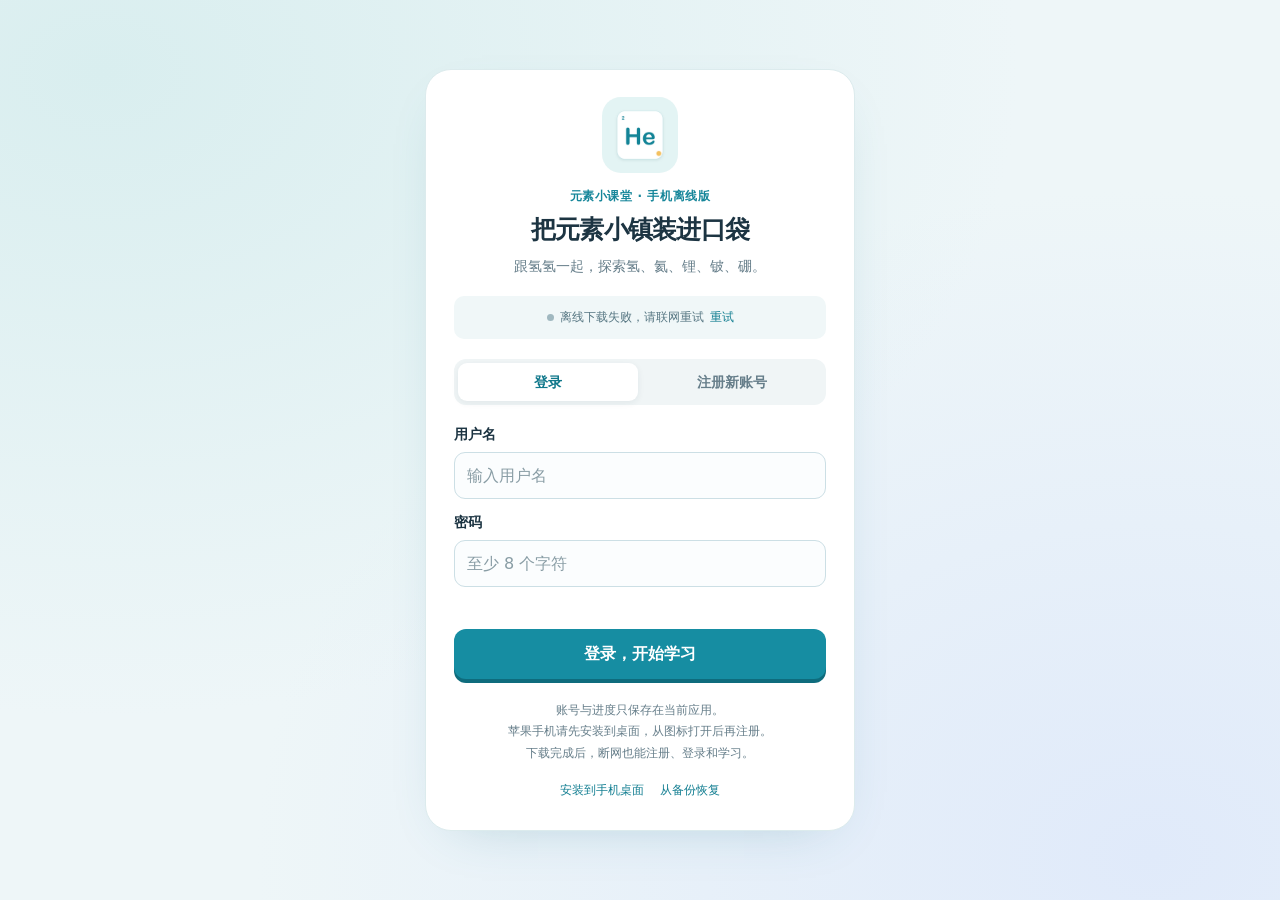
<file: index.html>
<!doctype html>
<html lang="zh-CN">
<head>
  <meta charset="utf-8">
  <meta name="viewport" content="width=device-width,initial-scale=1,viewport-fit=cover">
  <meta name="theme-color" content="#eef6f8">
  <meta name="apple-mobile-web-app-capable" content="yes">
  <meta name="apple-mobile-web-app-status-bar-style" content="default">
  <meta name="apple-mobile-web-app-title" content="元素小课堂">
  <meta name="description" content="氢元素八站与氦、锂、铍、硼各六站科学探险。下载完成后可以离线学习，每个账号单独保存进度。">
  <title>元素小课堂 · 手机离线版</title>
  <link rel="manifest" href="manifest.webmanifest">
  <link rel="apple-touch-icon" href="icons/apple-touch-icon.png">
  <link rel="icon" type="image/png" href="icons/icon-192.png">
  <link rel="stylesheet" href="app.css">
  <script src="offline-vault.js" defer></script>
  <script src="app.js" defer></script>
</head>
<body>
  <div id="login-screen" class="login-screen">
    <main class="login-card">
      <img class="app-icon" src="icons/icon-192.png" alt="元素小课堂图标" width="76" height="76">
      <p class="eyebrow">元素小课堂 · 手机离线版</p>
      <h1>把元素小镇装进口袋</h1>
      <p class="intro">跟氢氢一起，探索氢、氦、锂、铍、硼。</p>
      <div class="offline-panel" aria-live="polite">
        <span class="offline-dot" aria-hidden="true"></span><span id="offline-state">正在准备离线游戏…</span>
        <button id="offline-retry" class="text-button" type="button" hidden>重试</button>
      </div>
      <div class="auth-tabs" role="tablist" aria-label="登录或注册">
        <button type="button" role="tab" aria-selected="true" class="selected" data-auth-mode="login">登录</button>
        <button type="button" role="tab" aria-selected="false" data-auth-mode="register">注册新账号</button>
      </div>
      <form id="login-form">
        <label for="username">用户名</label>
        <input id="username" name="username" autocomplete="username" placeholder="输入用户名" minlength="2" maxlength="24" required>
        <label for="password">密码</label>
        <input id="password" name="password" type="password" autocomplete="current-password" placeholder="至少 8 个字符" minlength="8" maxlength="256" required>
        <div id="confirm-wrap" hidden>
          <label for="confirm-password">再输入一次密码</label>
          <input id="confirm-password" name="confirmPassword" type="password" autocomplete="new-password" placeholder="确认密码" minlength="8" maxlength="256" disabled required>
        </div>
        <p id="auth-error" class="error" role="alert"></p>
        <button id="auth-submit" type="submit" class="primary">登录，开始学习</button>
      </form>
      <p class="local-note">账号与进度只保存在当前应用。<br>苹果手机请先安装到桌面，从图标打开后再注册。<br>下载完成后，断网也能注册、登录和学习。</p>
      <div class="login-links">
        <button id="show-install" class="text-button" type="button">安装到手机桌面</button>
        <button id="restore-login" class="text-button" type="button">从备份恢复</button>
      </div>
    </main>
  </div>

  <div id="learning-screen" class="learning-screen" hidden>
    <header class="mobile-bar">
      <button id="home-button" class="home-button" type="button" aria-label="回到课程目录">⌂ <span>课程目录</span></button>
      <span id="save-state" class="save-state" role="status">已保存在本机</span>
      <button id="save-retry" class="text-button" type="button" hidden>重试</button>
      <button id="account-button" class="account-button" type="button" aria-label="账号与备份"><span id="current-username"></span><span aria-hidden="true"> ▾</span></button>
    </header>
    <div id="update-banner" class="update-banner" hidden>有新版本可用 <button id="update-button" type="button">保存进度并更新</button></div>
    <iframe id="game-frame" title="元素学习游戏" allow="autoplay; fullscreen" allowfullscreen></iframe>
  </div>

  <dialog id="install-dialog" aria-labelledby="install-title">
    <div class="dialog-heading"><h2 id="install-title">安装到手机桌面</h2><button type="button" class="close-button" data-close-dialog="install-dialog" aria-label="关闭安装说明">×</button></div>
    <p>首次安装时保持联网，等到页面显示<strong>“已可离线使用”</strong>，再添加到桌面。</p>
    <ol class="install-steps">
      <li><strong>苹果手机</strong><br>用 Safari 打开这个网址 → 分享 → 添加到主屏幕。从桌面图标打开后再注册账号。</li>
      <li><strong>安卓手机</strong><br>用 Chrome 打开这个网址 → 菜单 → 添加到主屏幕或安装应用。</li>
      <li><strong>确认离线可用</strong><br>保持联网，从桌面图标打开一次，确认显示“已可离线使用”，再打开飞行模式试玩。</li>
    </ol>
    <button id="native-install" type="button" class="primary" hidden>安装元素小课堂</button>
    <p class="small-note">如果已经在 Safari 中学习过，请先在“账号与进度”导出备份，再从桌面版恢复。Safari 与桌面版的账号数据可能分开保存。</p>
    <p class="small-note">在微信等 App 内打开时，请先选择“在浏览器中打开”。建议使用 iOS 15.4 或更新版本、或新版安卓 Chrome。</p>
  </dialog>

  <dialog id="account-dialog" aria-labelledby="account-title">
    <div class="dialog-heading"><h2 id="account-title">账号与进度</h2><button type="button" class="close-button" data-close-dialog="account-dialog" aria-label="关闭账号设置">×</button></div>
    <p>当前账号：<strong id="dialog-username"></strong></p>
    <p id="dialog-offline-state" class="small-note">正在检查离线游戏…</p>
    <p class="small-note">学习记录只存在这台手机。换手机、卸载或清理浏览器数据前，请先导出备份。</p>
    <button id="backup-button" type="button" class="secondary">导出本机账号与进度备份</button>
    <button id="restore-button" type="button" class="secondary">从备份恢复</button>
    <button id="install-from-account" type="button" class="secondary">安装到手机桌面</button>
    <button id="logout-button" type="button" class="secondary">退出登录</button>
    <p id="account-message" class="error" role="status"></p>
    <p class="small-note">备份包含本机所有账号的加密进度，恢复后仍需要原密码。请妥善保管密码。</p>
  </dialog>
  <input id="restore-file" type="file" accept="application/json,.json" hidden>
  <div id="app-notice" class="app-notice" role="status" aria-live="polite" hidden></div>
</body>
</html>
</file>
<file: app.css>
:root { color-scheme: light; --bg: #eef6f8; --ink: #1c3442; --muted: #667e8a; --brand: #168da2; --line: #d7e7eb; font: 16px/1.6 "PingFang SC", "Microsoft YaHei", system-ui, sans-serif; color: var(--ink); background: var(--bg); }
* { box-sizing: border-box; }
body { margin: 0; }
[hidden] { display: none !important; }
button, input { font: inherit; }
button { cursor: pointer; -webkit-tap-highlight-color: transparent; }
button:disabled { opacity: .6; cursor: wait; }
button:focus-visible, input:focus-visible { outline: 3px solid #e5a332; outline-offset: 3px; }
button { touch-action: manipulation; }
.login-screen { min-height: 100svh; padding: max(28px, env(safe-area-inset-top)) max(16px, env(safe-area-inset-right)) max(28px, env(safe-area-inset-bottom)) max(16px, env(safe-area-inset-left)); display: grid; place-items: center; background: radial-gradient(ellipse at 8% 8%, #d9eeef, transparent 55%), radial-gradient(ellipse at 90% 95%, #e0eafa, transparent 55%), var(--bg); }
.login-card { width: 100%; max-width: 430px; border: 1px solid #dcebed; border-radius: 26px; background: #fff; box-shadow: 0 18px 54px -30px #327e9155; padding: 27px 28px; text-align: center; }
.app-icon { display: block; border-radius: 19px; margin: 0 auto 14px; }
.eyebrow { color: #16869a; font-size: 12px; font-weight: 700; letter-spacing: .05em; margin: 0 0 6px; }
h1 { font-size: 25px; line-height: 1.4; margin: 0; font-weight: 750; letter-spacing: -.03em; }
.intro { margin: 8px 0 18px; font-size: 14px; color: var(--muted); }
.offline-panel { display: flex; flex-wrap: wrap; align-items: center; justify-content: center; gap: 6px; padding: 9px 10px; font-size: 12px; color: #577783; background: #f0f7f8; border-radius: 10px; margin-bottom: 20px; }
.offline-dot { background: #a0b8c0; width: 7px; height: 7px; border-radius: 50%; flex: 0 0 7px; }
.offline-ready .offline-dot { background: #29a074; }
.offline-ready .offline-panel { color: #237a60; background: #eff8f2; }
.auth-tabs { display: grid; grid-template-columns: 1fr 1fr; gap: 4px; border-radius: 12px; padding: 4px; background: #f0f5f6; margin-bottom: 18px; }
.auth-tabs button { background: transparent; color: var(--muted); border: 0; border-radius: 9px; padding: 8px 2px; font-size: 14px; font-weight: 650; }
.auth-tabs .selected { background: #fff; color: #10788b; box-shadow: 0 2px 7px #1c344212; }
#login-form { text-align: left; }
#login-form label { display: block; font-size: 14px; font-weight: 650; margin: 12px 0 6px; }
#login-form input { display: block; width: 100%; min-height: 47px; padding: 10px 12px; color: var(--ink); background: #fbfdfe; border: 1px solid #ccdfe5; border-radius: 11px; font-size: 16px; }
#login-form input::placeholder { color: #899da5; }
.error { color: #b73e43; font-size: 13px; margin: 11px 0; min-height: 20px; overflow-wrap: anywhere; }
.primary { display: block; width: 100%; padding: 12px 16px; border: 0; border-radius: 12px; color: #fff; background: var(--brand); box-shadow: 0 4px 0 #0e6c7d; font-weight: 700; }
.secondary { display: block; width: 100%; padding: 11px 12px; margin: 10px 0; border: 1px solid #d2e3e8; border-radius: 11px; background: #f8fbfc; color: #315865; font-weight: 650; }
.local-note { font-size: 12px; color: var(--muted); margin: 21px 0 13px; line-height: 1.8; }
.login-links { display: flex; justify-content: center; flex-wrap: wrap; column-gap: 16px; row-gap: 4px; }
.text-button { border: 0; background: transparent; color: #147f92; padding: 3px 0; font-size: 12px; }
.learning-screen { height: 100vh; height: 100dvh; display: flex; flex-direction: column; overflow: hidden; }
.mobile-bar { flex-shrink: 0; display: flex; align-items: center; gap: 8px; padding: calc(7px + env(safe-area-inset-top)) max(12px, env(safe-area-inset-right)) 7px max(12px, env(safe-area-inset-left)); min-height: 49px; background: #fff; border-bottom: 1px solid var(--line); }
.mobile-bar button { color: #246778; border: 0; background: #f1f7f8; border-radius: 8px; padding: 7px 9px; font-size: 13px; min-height: 36px; }
.mobile-bar .home-button { background: transparent; padding-left: 0; white-space: nowrap; }
.save-state { color: #6b828c; font-size: 11px; margin-left: auto; text-align: right; line-height: 1.35; }
.save-failed .save-state { color: #b64534; }
.account-button { display: inline-flex; align-items: center; min-width: 44px; max-width: 35vw; }
#current-username { overflow: hidden; text-overflow: ellipsis; white-space: nowrap; }
#game-frame { border: 0; display: block; width: 100%; height: 100%; flex: 1 1 0; min-height: 0; background: var(--bg); }
.update-banner { padding: 7px 12px; background: #fff4d9; font-size: 12px; display: flex; justify-content: center; gap: 10px; align-items: center; }
.update-banner button { border: 0; border-radius: 6px; padding: 4px 9px; background: #e6b24f; color: #493209; font-size: 12px; }
dialog { width: min(430px, calc(100% - 28px)); max-height: calc(100dvh - 40px - env(safe-area-inset-top) - env(safe-area-inset-bottom)); overflow-y: auto; color: var(--ink); background: #fff; border: 1px solid var(--line); border-radius: 22px; padding: 23px; box-shadow: 0 16px 55px #173f5540; }
dialog::backdrop { background: #19394680; }
.dialog-heading { display: flex; align-items: center; gap: 12px; justify-content: space-between; margin-bottom: 15px; }
.dialog-heading h2 { margin: 0; font-size: 21px; }
.close-button { border: 0; color: #577582; background: #f0f6f8; border-radius: 50%; font-size: 24px; width: 36px; height: 36px; line-height: 1; }
dialog p, dialog li { font-size: 14px; }
.install-steps { margin: 15px 0 22px; padding-left: 21px; }
.install-steps li { padding-left: 4px; margin: 13px 0; }
.small-note { color: var(--muted); font-size: 12px; line-height: 1.8; }
.app-notice { position: fixed; bottom: max(24px, env(safe-area-inset-bottom)); left: 50%; transform: translateX(-50%); width: max-content; max-width: calc(100% - 32px); border-radius: 13px; background: #203e4a; color: #fff; padding: 11px 16px; font-size: 13px; z-index: 100; box-shadow: 0 5px 20px #203e4a30; }
@media (max-width: 360px) { .login-card { padding: 23px 21px; } h1 { font-size: 23px; } .mobile-bar { gap: 5px; } .save-state { font-size: 10px; } }
@media (prefers-reduced-motion: reduce) { * { scroll-behavior: auto !important; } }
</file>
<file: adventure/theme.css>
/* Layout: one-screen game — top bar / scrolling stage / dialogue dock with Qingqing's portrait.
   Look: a chemistry lab notebook (faint graph paper) washed with the character's watercolour aqua, mint and spark-yellow. */
:root {
  --paper: #f1f7f9;
  --paper-2: #e3eff3;
  --card: #ffffff;
  --line: #c6dbe2;
  --ink: #14313b;
  --ink-2: #47656f;
  --ink-3: #58737d;
  --aqua: #1a8fa4;
  --aqua-ink: #0d6376;
  --aqua-soft: #d2edf2;
  --mint: #5ec7a3;
  --mint-soft: #daf4e9;
  --spark: #e2a92c;
  --spark-soft: #fbefcf;
  --coral: #d9573f;
  --coral-soft: #fbe0da;
  --ok: #1f8e64;
  --ok-soft: #d6f0e4;
  --on-accent: #ffffff;
  /* apparatus */
  --glass: rgba(160, 210, 226, 0.26);
  --glass-stroke: #6c9dac;
  --water: rgba(88, 178, 210, 0.34);
  --water-stroke: #4fa3c0;
  --flame: #62aefc;
  --flame-core: #dcefff;
  --cuo: #262626;
  --cu: #c4512f;
  --zn: #97a5ab;
  --wood: #c89a62;
  --grid: rgba(26, 143, 164, 0.075);
  --wash-1: rgba(94, 199, 163, 0.18);
  --wash-2: rgba(26, 143, 164, 0.14);
  --wash-3: rgba(226, 169, 44, 0.12);
  --scrim: rgba(241, 247, 249, 0.72);
  --shadow: 0 12px 32px -14px rgba(16, 70, 90, 0.32);
  --shadow-s: 0 4px 12px -6px rgba(16, 70, 90, 0.28);
  --f-display: "ZCOOL KuaiLe", "YouYuan", "Yuanti SC", "PingFang SC", "Microsoft YaHei", sans-serif;
  --f-body: "Noto Sans SC", "PingFang SC", "Hiragino Sans GB", "Microsoft YaHei", system-ui, sans-serif;
  --f-num: "Nunito", "Avenir Next", "Segoe UI", "PingFang SC", sans-serif;
  --r-s: 10px;
  --r-m: 16px;
  --r-l: 24px;
}
@media (prefers-color-scheme: dark) {
  :root:not([data-theme="light"]) {
    --paper: #0b1920; --paper-2: #11242c; --card: #142a33; --line: #26454f;
    --ink: #e1f0f4; --ink-2: #a6c2ca; --ink-3: #7f9ca6;
    --aqua: #3fbcd2; --aqua-ink: #8adbe8; --aqua-soft: #12394380;
    --mint: #62d3ad; --mint-soft: #143a30;
    --spark: #f0c057; --spark-soft: #3b3016;
    --coral: #f07a64; --coral-soft: #45231c;
    --ok: #4cc795; --ok-soft: #10392a;
    --on-accent: #06212a;
    --glass: rgba(120, 190, 212, 0.14); --glass-stroke: #74abbb;
    --water: rgba(64, 160, 200, 0.36); --water-stroke: #5fb4d0;
    --flame: #79bdff; --flame-core: #e8f4ff;
    --cuo: #1a1a1a; --cu: #e37552; --zn: #8b989e; --wood: #b78b58;
    --grid: rgba(63, 188, 210, 0.06);
    --wash-1: rgba(98, 211, 173, 0.08); --wash-2: rgba(63, 188, 210, 0.10); --wash-3: rgba(240, 192, 87, 0.05);
    --scrim: rgba(11, 25, 32, 0.72);
    --shadow: 0 14px 34px -14px rgba(0, 0, 0, 0.7); --shadow-s: 0 4px 12px -6px rgba(0, 0, 0, 0.6);
    color-scheme: dark;
  }
}
:root[data-theme="dark"] {
  --paper: #0b1920; --paper-2: #11242c; --card: #142a33; --line: #26454f;
  --ink: #e1f0f4; --ink-2: #a6c2ca; --ink-3: #7f9ca6;
  --aqua: #3fbcd2; --aqua-ink: #8adbe8; --aqua-soft: #12394380;
  --mint: #62d3ad; --mint-soft: #143a30;
  --spark: #f0c057; --spark-soft: #3b3016;
  --coral: #f07a64; --coral-soft: #45231c;
  --ok: #4cc795; --ok-soft: #10392a;
  --on-accent: #06212a;
  --glass: rgba(120, 190, 212, 0.14); --glass-stroke: #74abbb;
  --water: rgba(64, 160, 200, 0.36); --water-stroke: #5fb4d0;
  --flame: #79bdff; --flame-core: #e8f4ff;
  --cuo: #1a1a1a; --cu: #e37552; --zn: #8b989e; --wood: #b78b58;
  --grid: rgba(63, 188, 210, 0.06);
  --wash-1: rgba(98, 211, 173, 0.08); --wash-2: rgba(63, 188, 210, 0.10); --wash-3: rgba(240, 192, 87, 0.05);
  --scrim: rgba(11, 25, 32, 0.72);
  --shadow: 0 14px 34px -14px rgba(0, 0, 0, 0.7); --shadow-s: 0 4px 12px -6px rgba(0, 0, 0, 0.6);
  color-scheme: dark;
}

/* ---------- base ---------- */
html, body { height: 100%; }
body {
  margin: 0;
  background-color: var(--paper);
  background-image:
    radial-gradient(60% 50% at 8% 12%, var(--wash-1), transparent 70%),
    radial-gradient(50% 45% at 92% 20%, var(--wash-2), transparent 70%),
    radial-gradient(45% 40% at 70% 96%, var(--wash-3), transparent 70%),
    linear-gradient(var(--grid) 1px, transparent 1px),
    linear-gradient(90deg, var(--grid) 1px, transparent 1px);
  background-size: auto, auto, auto, 24px 24px, 24px 24px;
  background-attachment: fixed;
  color: var(--ink);
  font-family: var(--f-body);
  font-size: 15px;
  line-height: 1.6;
  -webkit-font-smoothing: antialiased;
  -webkit-text-size-adjust: 100%;
  text-size-adjust: 100%;
  -webkit-tap-highlight-color: transparent;
  touch-action: manipulation;
  overflow: hidden;
}
* { box-sizing: border-box; }
[hidden] { display: none !important; }
button, input, select, textarea { font: inherit; color: inherit; }
button { touch-action: manipulation; -webkit-tap-highlight-color: transparent; }
img { max-width: 100%; }
h1, h2, h3 { text-wrap: balance; margin: 0; }
p { margin: 0; }
:focus-visible { outline: 3px solid var(--aqua); outline-offset: 2px; border-radius: 6px; }
sub, sup { line-height: 0; }

#app {
  height: 100%;
  max-width: 1180px;
  margin: 0 auto;
  padding-inline: 16px;
  display: grid;
  grid-template-rows: auto minmax(0, 1fr) auto;
}

/* ---------- top bar ---------- */
.topbar {
  display: flex; align-items: center; gap: 10px;
  padding-block: 10px;
  min-width: 0;
}
.brand {
  display: inline-flex; align-items: center; gap: 8px;
  background: none; border: 0; padding: 4px 6px 4px 0; cursor: pointer;
  font-family: var(--f-display); font-size: 19px; color: var(--aqua-ink); letter-spacing: .02em; min-height: 40px;
  min-width: 0; white-space: nowrap;
}
.brand svg { flex: none; }
.brand .brand-text { overflow: hidden; text-overflow: ellipsis; }
.topbar .spacer { flex: 1; }
.tb-btn {
  display: inline-flex; align-items: center; gap: 6px;
  height: 40px; padding: 0 12px; border-radius: 999px;
  border: 1.5px solid var(--line); background: var(--card); color: var(--ink-2);
  cursor: pointer; font-size: 14px; white-space: nowrap;
}
.tb-btn:hover { border-color: var(--aqua); color: var(--aqua-ink); }
.tb-btn.icon-only { width: 40px; padding: 0; justify-content: center; }
.tb-stars { font-family: var(--f-num); font-weight: 800; color: var(--ink); }
.tb-stars svg { color: var(--spark); }
@media (max-width: 560px) {
  .brand .brand-text { display: none; }
  .tb-btn .tb-label { display: none; }
  .tb-btn { padding: 0 10px; }
}

/* ---------- screen container ---------- */
#screen { min-height: 0; overflow-y: auto; overflow-x: hidden; padding-block: 4px 16px; scroll-behavior: smooth; }
.screen-enter { animation: screenIn .35s ease both; }
@keyframes screenIn { from { opacity: .001; transform: translateY(8px); } to { opacity: 1; transform: none; } }

/* ---------- buttons ---------- */
.btn {
  display: inline-flex; align-items: center; justify-content: center; gap: 8px;
  min-height: 42px; padding: 8px 18px; border-radius: 999px;
  border: 1.5px solid var(--line); background: var(--card); color: var(--ink);
  font-weight: 500; cursor: pointer; transition: transform .12s ease, border-color .15s, background .15s, box-shadow .15s;
  user-select: none; -webkit-user-select: none; touch-action: manipulation;
}
.btn:hover { border-color: var(--aqua); }
.btn:active { transform: scale(.97); }
.btn:disabled { opacity: .45; cursor: not-allowed; transform: none; }
.btn-primary { background: var(--aqua); border-color: var(--aqua); color: var(--on-accent); box-shadow: var(--shadow-s); }
.btn-primary:hover { background: var(--aqua-ink); border-color: var(--aqua-ink); }
.btn-spark { background: var(--spark); border-color: var(--spark); color: #2b1e00; }
.btn-ghost { background: transparent; }
.btn-lg { min-height: 52px; padding: 10px 28px; font-size: 17px; }
.btn-sm { min-height: 40px; padding: 4px 12px; font-size: 14px; }
.btn-row { display: flex; flex-wrap: wrap; gap: 10px; align-items: center; }

/* ---------- generic panels & text ---------- */
.panel { background: var(--card); border: 1.5px solid var(--line); border-radius: var(--r-m); padding: 16px; box-shadow: var(--shadow-s); min-width: 0; }
.panel-title { font-family: var(--f-display); font-size: 18px; color: var(--aqua-ink); margin-bottom: 8px; }
.muted { color: var(--ink-2); }
.small { font-size: 13px; }
.eyebrow { font-size: 12px; letter-spacing: .14em; color: var(--aqua-ink); font-weight: 700; }
.row { display: flex; flex-wrap: wrap; gap: 12px; align-items: flex-start; }
.col { display: flex; flex-direction: column; gap: 12px; min-width: 0; }
.center { display: flex; justify-content: center; align-items: center; }
.grow { flex: 1 1 0; min-width: 0; }
.pill {
  display: inline-flex; align-items: center; gap: 4px; padding: 2px 10px; border-radius: 999px;
  font-size: 12px; font-weight: 700; background: var(--aqua-soft); color: var(--aqua-ink); white-space: nowrap;
}
.pill.ok { background: var(--ok-soft); color: var(--ok); }
.pill.warn { background: var(--spark-soft); color: var(--ink); }
.pill.bad { background: var(--coral-soft); color: var(--coral); }
.kbd-note { font-size: 12px; color: var(--ink-3); }
.hidden { display: none !important; }

/* chemistry text */
.chem { font-family: var(--f-num); font-weight: 700; letter-spacing: .01em; white-space: nowrap; }
.chem sub { font-size: .68em; vertical-align: -0.28em; }
.chem sup { font-size: .68em; vertical-align: .55em; }
.chem .cn { font-family: var(--f-body); font-weight: 500; }
.eqc { display: inline-flex; flex-direction: column; align-items: center; vertical-align: 0.55em; margin: 0 .3em; line-height: 1; }
.eqc-t { font-family: var(--f-body); font-size: .62em; font-weight: 500; color: var(--aqua-ink); padding: 0 .2em 2px; white-space: nowrap; }
.eqc-b { display: block; min-width: 2.2em; width: 100%; height: 5px; border-top: 1.6px solid currentColor; border-bottom: 1.6px solid currentColor; }
.eqc.plain { vertical-align: 0.28em; }
.formula-box {
  display: inline-block; padding: 8px 14px; border-radius: var(--r-s);
  background: var(--aqua-soft); color: var(--ink); font-size: 18px; max-width: 100%; overflow-x: auto;
}

/* ---------- drag & drop ---------- */
.draggable { cursor: grab; touch-action: none; user-select: none; -webkit-user-select: none; position: relative; }
.draggable.dragging { cursor: grabbing; z-index: 1000; box-shadow: var(--shadow); transition: none !important; }
.draggable.selected { outline: 3px solid var(--spark); outline-offset: 2px; }
.draggable.locked { cursor: default; }
.dropzone { transition: background .15s, border-color .15s, box-shadow .15s; }
.dropzone.drop-candidate { box-shadow: 0 0 0 3px var(--spark-soft); }
.dropzone.drop-hover { background: var(--aqua-soft) !important; border-color: var(--aqua) !important; }

.chip {
  display: inline-flex; align-items: center; gap: 6px;
  padding: 8px 14px; border-radius: 999px; border: 1.5px solid var(--line);
  background: var(--card); color: var(--ink); font-size: 15px; line-height: 1.35; box-shadow: var(--shadow-s);
  max-width: 100%;
}
.chip.ok { background: var(--ok-soft); border-color: var(--ok); color: var(--ink); box-shadow: none; }
.chip.bad { background: var(--coral-soft); border-color: var(--coral); }

.shake { animation: shake .4s ease; }
@keyframes shake { 0%,100% { transform: translateX(0); } 20% { transform: translateX(-7px); } 40% { transform: translateX(6px); } 60% { transform: translateX(-4px); } 80% { transform: translateX(3px); } }
.pop-in { animation: popIn .35s cubic-bezier(.3,1.6,.5,1) both; }
@keyframes popIn { from { transform: scale(.6); opacity: 0; } to { transform: scale(1); opacity: 1; } }
.pulse { animation: pulse 1.6s ease-in-out infinite; }
@keyframes pulse { 0%,100% { box-shadow: 0 0 0 0 var(--aqua-soft); } 50% { box-shadow: 0 0 0 10px transparent; } }

/* sortInto */
.sorter { display: flex; flex-direction: column; gap: 14px; min-width: 0; }
.sort-prompt { font-weight: 500; }
.sort-pool { display: flex; flex-wrap: wrap; gap: 10px; min-height: 48px; padding: 12px; border-radius: var(--r-m); background: var(--paper-2); border: 1.5px dashed var(--line); }
.sort-pool:empty::after { content: "全部分好啦！"; color: var(--ok); font-weight: 700; }
.sort-bins { display: grid; grid-template-columns: repeat(auto-fit, minmax(200px, 1fr)); gap: 12px; }
.sort-bin { border: 2px dashed var(--line); border-radius: var(--r-m); padding: 10px; background: var(--card); min-height: 120px; display: flex; flex-direction: column; gap: 8px; min-width: 0; }
.sort-bin-title { font-family: var(--f-display); font-size: 17px; color: var(--aqua-ink); }
.sort-bin-hint { font-size: 12px; color: var(--ink-3); margin-top: -6px; }
.sort-bin-list { display: flex; flex-wrap: wrap; gap: 8px; }

/* orderSteps */
.orderer { display: flex; flex-direction: column; gap: 12px; }
.order-list { display: flex; flex-direction: column; gap: 8px; margin: 0; padding: 0; list-style: none; }
.order-item {
  display: grid; grid-template-columns: 34px 1fr auto; align-items: center; gap: 10px;
  padding: 8px 10px; border-radius: var(--r-s); border: 1.5px solid var(--line); background: var(--card); min-width: 0;
}
.order-item .order-num { width: 28px; height: 28px; border-radius: 50%; display: grid; place-items: center; background: var(--aqua-soft); color: var(--aqua-ink); font-family: var(--f-num); font-weight: 800; font-size: 14px; }
.order-item .order-text { min-width: 0; min-height: 40px; display: flex; align-items: center; }
.order-item .order-ctrl { display: flex; gap: 4px; }
.order-item .order-ctrl button { width: 40px; height: 40px; border-radius: 8px; border: 1.5px solid var(--line); background: var(--paper-2); cursor: pointer; display: grid; place-items: center; color: var(--ink-2); }
.order-item .order-ctrl button:hover { border-color: var(--aqua); color: var(--aqua-ink); }
.order-item.ok { border-color: var(--ok); background: var(--ok-soft); }
.order-item.bad { border-color: var(--coral); background: var(--coral-soft); }

/* choice */
.choice { display: flex; flex-direction: column; gap: 12px; min-width: 0; }
.choice-q { font-size: 17px; font-weight: 500; }
.choice-opts { display: grid; grid-template-columns: repeat(auto-fit, minmax(220px, 1fr)); gap: 10px; }
.choice-opt {
  display: flex; align-items: flex-start; gap: 10px; text-align: left;
  padding: 12px 14px; border-radius: var(--r-m); border: 1.5px solid var(--line); background: var(--card);
  cursor: pointer; transition: border-color .15s, background .15s, transform .1s; min-width: 0; line-height: 1.5;
}
.choice-opt:hover:not(:disabled) { border-color: var(--aqua); }
.choice-opt:active:not(:disabled) { transform: scale(.985); }
.choice-opt .opt-key { flex: none; width: 26px; height: 26px; border-radius: 50%; display: grid; place-items: center; background: var(--paper-2); font-family: var(--f-num); font-weight: 800; font-size: 13px; color: var(--ink-2); }
.choice-opt.picked { border-color: var(--aqua); background: var(--aqua-soft); }
.choice-opt.picked .opt-key { background: var(--aqua); color: var(--on-accent); }
.choice-opt.right { border-color: var(--ok); background: var(--ok-soft); }
.choice-opt.right .opt-key { background: var(--ok); color: var(--on-accent); }
.choice-opt.wrong { border-color: var(--coral); background: var(--coral-soft); opacity: .85; }
.choice-opt.wrong .opt-key { background: var(--coral); color: var(--on-accent); }
.choice-opt:disabled { cursor: default; }
.choice > .btn, .sorter > .btn, .orderer > .btn { align-self: flex-start; }
.choice-feedback { font-size: 14px; padding: 10px 14px; border-radius: var(--r-s); background: var(--paper-2); border-left: 4px solid var(--aqua); }
.choice-feedback.bad { border-left-color: var(--coral); }
.choice-feedback.good { border-left-color: var(--ok); }

/* ---------- dialogue dock ---------- */
.dialog {
  position: relative;
  display: grid; grid-template-columns: 92px minmax(0, 1fr) auto; align-items: center; gap: 12px;
  margin-bottom: calc(10px + env(safe-area-inset-bottom, 0px));
  padding: 10px 14px 10px 10px;
  background: var(--card); border: 1.5px solid var(--line); border-radius: 22px; box-shadow: var(--shadow);
  cursor: default;
}
.dialog.is-say { cursor: pointer; border-color: var(--aqua); }
.dlg-avatar { position: relative; height: 72px; }
.dlg-avatar img { position: absolute; left: -4px; bottom: -6px; width: 100px; height: auto; transform-origin: 50% 90%; filter: drop-shadow(0 4px 6px rgba(0,0,0,.15)); }
.dlg-avatar img.bob { animation: bob .45s ease; }
@keyframes bob { 0% { transform: translateY(0) rotate(0); } 35% { transform: translateY(-6px) rotate(-3deg); } 100% { transform: none; } }
.dlg-name { font-family: var(--f-display); color: var(--aqua-ink); font-size: 15px; line-height: 1.2; display: flex; align-items: center; gap: 8px; }
.dlg-name .dlg-tag { font-family: var(--f-body); font-size: 11px; font-weight: 700; letter-spacing: .08em; padding: 1px 8px; border-radius: 999px; background: var(--spark-soft); color: var(--ink); }
.dialog:not(.is-hint) .dlg-tag { display: none; }
.dlg-text { font-size: 16px; line-height: 1.65; min-height: 2.2em; overflow-wrap: anywhere; }
.dlg-next { align-self: end; }
.dialog:not(.is-say) .dlg-next { display: none; }
.dlg-next .arrow { display: inline-block; animation: nudge 1s ease-in-out infinite; }
@keyframes nudge { 0%,100% { transform: translateX(0); } 50% { transform: translateX(3px); } }
@media (max-width: 560px) {
  .dialog { grid-template-columns: 62px minmax(0, 1fr); padding: 8px 10px 8px 6px; gap: 8px; }
  .dlg-avatar { height: 56px; }
  .dlg-avatar img { width: 72px; }
  .dlg-text { font-size: 15px; }
  .dlg-next { grid-column: 1 / -1; justify-self: end; min-height: 34px; padding: 4px 14px; }
}

/* ---------- toasts ---------- */
#toasts { position: fixed; top: calc(62px + env(safe-area-inset-top, 0px)); left: 50%; transform: translateX(-50%); display: flex; flex-direction: column; gap: 8px; z-index: 3000; pointer-events: none; width: min(92vw, 520px); align-items: center; }
.toast { pointer-events: none; padding: 10px 16px; border-radius: 14px; background: var(--card); border: 1.5px solid var(--line); box-shadow: var(--shadow); font-size: 14px; animation: toastIn .25s ease both; max-width: 100%; }
.toast.good { border-color: var(--ok); background: var(--ok-soft); }
.toast.bad { border-color: var(--coral); background: var(--coral-soft); }
.toast.info { border-color: var(--aqua); }
.toast.out { animation: toastOut .3s ease both; }
@keyframes toastIn { from { opacity: 0; transform: translateY(-8px); } to { opacity: 1; transform: none; } }
@keyframes toastOut { to { opacity: 0; transform: translateY(-8px); } }

#confetti { position: fixed; top: 0; left: 0; width: 100%; height: 100%; pointer-events: none; z-index: 2500; }

/* ---------- overlay / result ---------- */
.overlay { position: fixed; top: 0; right: 0; bottom: 0; left: 0; z-index: 2000; display: grid; place-items: center; padding: 16px; background: var(--scrim); backdrop-filter: blur(6px); -webkit-backdrop-filter: blur(6px); overflow-y: auto; }
.result-card { width: min(560px, 100%); background: var(--card); border: 1.5px solid var(--line); border-radius: var(--r-l); box-shadow: var(--shadow); padding: 22px; display: flex; flex-direction: column; gap: 14px; position: relative; animation: popIn .4s cubic-bezier(.3,1.5,.5,1) both; }
.result-close { position: absolute; top: 12px; right: 12px; width: 40px; height: 40px; border-radius: 50%; border: 1.5px solid var(--line); background: var(--card); color: var(--ink-2); display: grid; place-items: center; cursor: pointer; }
.result-close:hover { border-color: var(--aqua); color: var(--aqua-ink); }
.result-head { display: grid; padding-right: 36px; grid-template-columns: 96px 1fr; gap: 14px; align-items: center; }
.result-head img { width: 96px; }
.result-title { font-family: var(--f-display); font-size: 26px; color: var(--aqua-ink); line-height: 1.2; text-wrap: balance; word-break: keep-all; }
.stars { display: flex; gap: 6px; }
.stars svg { width: 34px; height: 34px; color: var(--line); }
.stars svg.on { color: var(--spark); animation: popIn .4s cubic-bezier(.3,1.8,.5,1) both; }

/* knowledge card (result + codex) */
.kcard { border-radius: var(--r-m); border: 1.5px solid var(--line); background: var(--paper-2); padding: 14px 16px; display: flex; flex-direction: column; gap: 8px; min-width: 0; position: relative; }
.kcard-top { display: flex; align-items: center; gap: 10px; }
.kcard-no { font-family: var(--f-num); font-weight: 800; font-size: 12px; color: var(--aqua-ink); letter-spacing: .1em; }
.kcard-title { font-family: var(--f-display); font-size: 19px; color: var(--ink); }
.kcard ul { margin: 0; padding-left: 1.2em; display: flex; flex-direction: column; gap: 4px; }
.kcard li::marker { color: var(--aqua); }
.kcard .formula-box { font-size: 16px; background: var(--card); }
.kcard.locked { opacity: .6; border-style: dashed; background: transparent; }
.kcard.locked .kcard-title { color: var(--ink-3); }

/* ---------- title screen ---------- */
.title-screen { min-height: 100%; display: grid; grid-template-columns: minmax(0, 1.05fr) minmax(0, .95fr); align-items: center; gap: 12px; }
.title-copy { display: flex; flex-direction: column; gap: 18px; padding-block: 20px; min-width: 0; }
.title-h1 { font-family: var(--f-display); font-weight: 400; font-size: clamp(38px, 6.4vw, 70px); line-height: 1.05; color: var(--ink); letter-spacing: .01em; }
.title-h1 .accent { color: var(--aqua); }
.title-lead { font-size: 17px; color: var(--ink-2); max-width: 30em; }
.el-tile { display: inline-grid; grid-template-columns: auto auto; column-gap: 14px; align-items: end; width: max-content; padding: 10px 16px; border-radius: 14px; border: 2px solid var(--aqua); background: var(--card); box-shadow: var(--shadow-s); }
.el-tile .z { font-family: var(--f-num); font-weight: 800; color: var(--aqua-ink); font-size: 14px; grid-column: 1; }
.el-tile .sym { font-family: var(--f-num); font-weight: 800; font-size: 44px; line-height: 1; color: var(--ink); grid-column: 1; }
.el-tile .meta { grid-column: 2; grid-row: 1 / span 2; font-size: 13px; color: var(--ink-2); line-height: 1.5; }
.el-tile .meta b { font-family: var(--f-display); font-weight: 400; font-size: 22px; color: var(--ink); display: block; }
.title-art { position: relative; justify-self: center; width: min(360px, 80vw); aspect-ratio: 890 / 1581; max-width: 100%; max-height: calc(100vh - 150px); max-height: calc(100dvh - 150px); }
.title-art img.body { width: 100%; height: 100%; object-fit: contain; animation: float 5s ease-in-out infinite; }
@keyframes float { 0%,100% { transform: translateY(0); } 50% { transform: translateY(-10px); } }
.title-art .orbit { position: absolute; left: 0; top: 0; width: 100%; height: 100%; pointer-events: none; animation: float 5s ease-in-out infinite; overflow: visible; }
.callout { position: absolute; font-size: 13px; background: var(--card); border: 1.5px solid var(--aqua); color: var(--ink); padding: 6px 10px; border-radius: 12px; box-shadow: var(--shadow-s); white-space: nowrap; }
.callout b { color: var(--aqua-ink); }
.teacher-toggle { display: inline-flex; align-items: center; gap: 8px; font-size: 14px; color: var(--ink-2); cursor: pointer; user-select: none; }
.teacher-toggle input { width: 18px; height: 18px; accent-color: var(--aqua); }
@media (max-width: 1100px) {
  .callout.c-halo { left: auto !important; right: -2%; top: -2% !important; }
  .callout.c-balloon { left: -2% !important; }
}
@media (max-width: 760px) {
  .title-screen { grid-template-columns: 1fr; }
  .title-art { order: -1; width: min(200px, 52vw); max-height: 32vh; max-height: 32dvh; }
  .title-copy { gap: 12px; padding-block: 6px 12px; }
  .title-h1 { font-size: clamp(34px, 10vw, 44px); }
  .title-lead { font-size: 15px; }
  .title-copy .el-tile { order: 5; }
  .callout { display: none; }
}

/* ---------- map ---------- */
.map-head { display: flex; flex-wrap: wrap; align-items: end; justify-content: space-between; gap: 12px; margin-block: 8px 16px; }
.map-title { font-family: var(--f-display); font-size: 30px; font-weight: 400; color: var(--ink); line-height: 1.1; }
.map-grid { display: grid; grid-template-columns: repeat(auto-fill, minmax(240px, 1fr)); gap: 16px; counter-reset: st; }
.station {
  position: relative; text-align: left; display: flex; flex-direction: column; gap: 6px;
  padding: 16px 16px 14px; border-radius: var(--r-l); border: 1.5px solid var(--line); background: var(--card);
  cursor: pointer; transition: transform .15s ease, border-color .15s, box-shadow .15s; min-width: 0; color: var(--ink);
}
.station:hover:not(.locked) { transform: translateY(-3px); border-color: var(--aqua); box-shadow: var(--shadow); }
.station.current { border-color: var(--aqua); box-shadow: 0 0 0 4px var(--aqua-soft); }
.station.locked { cursor: not-allowed; background: transparent; border-style: dashed; color: var(--ink-3); }
.station-top { display: flex; align-items: center; justify-content: space-between; gap: 8px; }
.drop-badge { width: 40px; height: 48px; display: grid; place-items: center; position: relative; flex: none; }
.drop-badge svg { position: absolute; inset: 0; width: 100%; height: 100%; }
.drop-badge span { position: relative; font-family: var(--f-num); font-weight: 800; color: var(--on-accent); font-size: 16px; margin-top: 8px; }
.station.locked .drop-badge span { color: var(--ink-3); }
.station-title { font-family: var(--f-display); font-size: 21px; line-height: 1.2; }
.station-sub { font-size: 13px; color: var(--ink-2); }
.station.locked .station-sub { color: var(--ink-3); }
.station-stars { display: flex; gap: 2px; }
.station-stars svg { width: 18px; height: 18px; color: var(--line); }
.station-stars svg.on { color: var(--spark); }

/* ---------- level screen ---------- */
.level-head { display: flex; flex-wrap: wrap; align-items: center; justify-content: space-between; gap: 8px 16px; margin-block: 4px 12px; }
.level-name { display: flex; align-items: center; gap: 10px; min-width: 0; }
.level-name .drop-badge { width: 34px; height: 41px; }
.level-name .drop-badge span { font-size: 14px; margin-top: 7px; }
.level-title { font-family: var(--f-display); font-size: 24px; font-weight: 400; line-height: 1.15; }
.level-sub { font-size: 13px; color: var(--ink-2); }
.steps { display: flex; flex-wrap: wrap; gap: 6px; align-items: center; }
.step { display: inline-flex; align-items: center; gap: 6px; font-size: 12px; color: var(--ink-3); padding: 3px 10px 3px 4px; border-radius: 999px; border: 1.5px solid var(--line); background: var(--card); }
.step i { font-style: normal; width: 18px; height: 18px; border-radius: 50%; display: grid; place-items: center; background: var(--paper-2); font-family: var(--f-num); font-weight: 800; font-size: 11px; }
.step.now { color: var(--aqua-ink); border-color: var(--aqua); }
.step.now i { background: var(--aqua); color: var(--on-accent); }
.step.done { color: var(--ok); }
.step.done i { background: var(--ok); color: var(--on-accent); }
.stage { display: flex; flex-direction: column; gap: 16px; min-width: 0; padding-bottom: 8px; }

/* ---------- codex ---------- */
.codex-grid { display: grid; grid-template-columns: repeat(auto-fill, minmax(280px, 1fr)); gap: 14px; align-items: start; }

/* ---------- certificate (used by the final level) ---------- */
.cert { position: relative; border-radius: var(--r-l); border: 2px solid var(--aqua); background: var(--card); padding: 28px 24px; display: flex; flex-direction: column; align-items: center; gap: 10px; text-align: center; box-shadow: var(--shadow); overflow: hidden; }
.cert::before { content: ""; position: absolute; inset: 8px; border: 1.5px dashed var(--line); border-radius: 18px; pointer-events: none; }

@media (prefers-reduced-motion: reduce) {
  *, *::before, *::after { animation-duration: .001ms !important; animation-iteration-count: 1 !important; transition-duration: .001ms !important; scroll-behavior: auto !important; }
}
</file>
<file: adventure/course.css>
/* The same notebook, type, buttons, dialogue dock and map as the hydrogen course. */
.course-lab{display:grid;grid-template-columns:minmax(0,1.12fr) minmax(0,1fr);gap:16px;align-items:start;}
.lab-scene,.lab-notebook{min-width:0;}
.lab-visual{width:100%;margin:12px auto;}
.lab-visual svg{display:block;width:100%;height:auto;max-height:360px;}
.lab-controls,.lab-notes{display:flex;flex-direction:column;gap:12px;min-width:0;}
.lab-controls>button,.lab-controls button{min-height:42px;}
.lab-observation{font-size:13px;color:var(--ink-2);margin-top:12px;}
.lab-notebook .choice{box-shadow:none;}
.course-seal{position:absolute;bottom:10%;left:0;border-radius:20px;background:var(--card);border:1.5px solid var(--line);box-shadow:var(--shadow);padding:10px 18px;display:flex;gap:12px;align-items:center;}
.course-seal b{font:800 40px var(--f-num);color:var(--aqua-ink);}
.course-seal span{font-size:13px;color:var(--ink-2);}
.legacy-record{margin-top:14px;padding:12px;font-size:14px;}
.legacy-record summary{cursor:pointer;font-weight:700;color:var(--aqua-ink);}
.legacy-record p{margin:10px 0;}
.atom-tray,.atom-zones{display:flex;flex-wrap:wrap;gap:10px;}
.atom-chip{font-weight:700;min-height:44px;cursor:pointer;}
.atom-zone{flex:1 1 140px;font-size:14px;padding:12px;border:1.5px dashed var(--glass-stroke);border-radius:14px;background:var(--aqua-soft);cursor:pointer;}
.atom-counts{font-size:14px;font-family:var(--f-num);color:var(--ink-2);}
.atom-feedback{font-size:14px;color:var(--aqua-ink);}
.title-lead{max-width:34em;}
@media(max-width:760px){.course-lab{grid-template-columns:1fr;}.lab-visual svg{max-height:300px;}.course-seal{left:-8px;bottom:0;padding:5px 12px;}.course-seal b{font-size:30px;}.course-seal span{font-size:12px;}}
@media(max-width:380px){#app{padding-inline:10px;}.panel{padding:12px;}.tb-btn{padding:0 8px;}.course-seal{left:0;}.atom-zone{flex-basis:125px;}}
</file>
